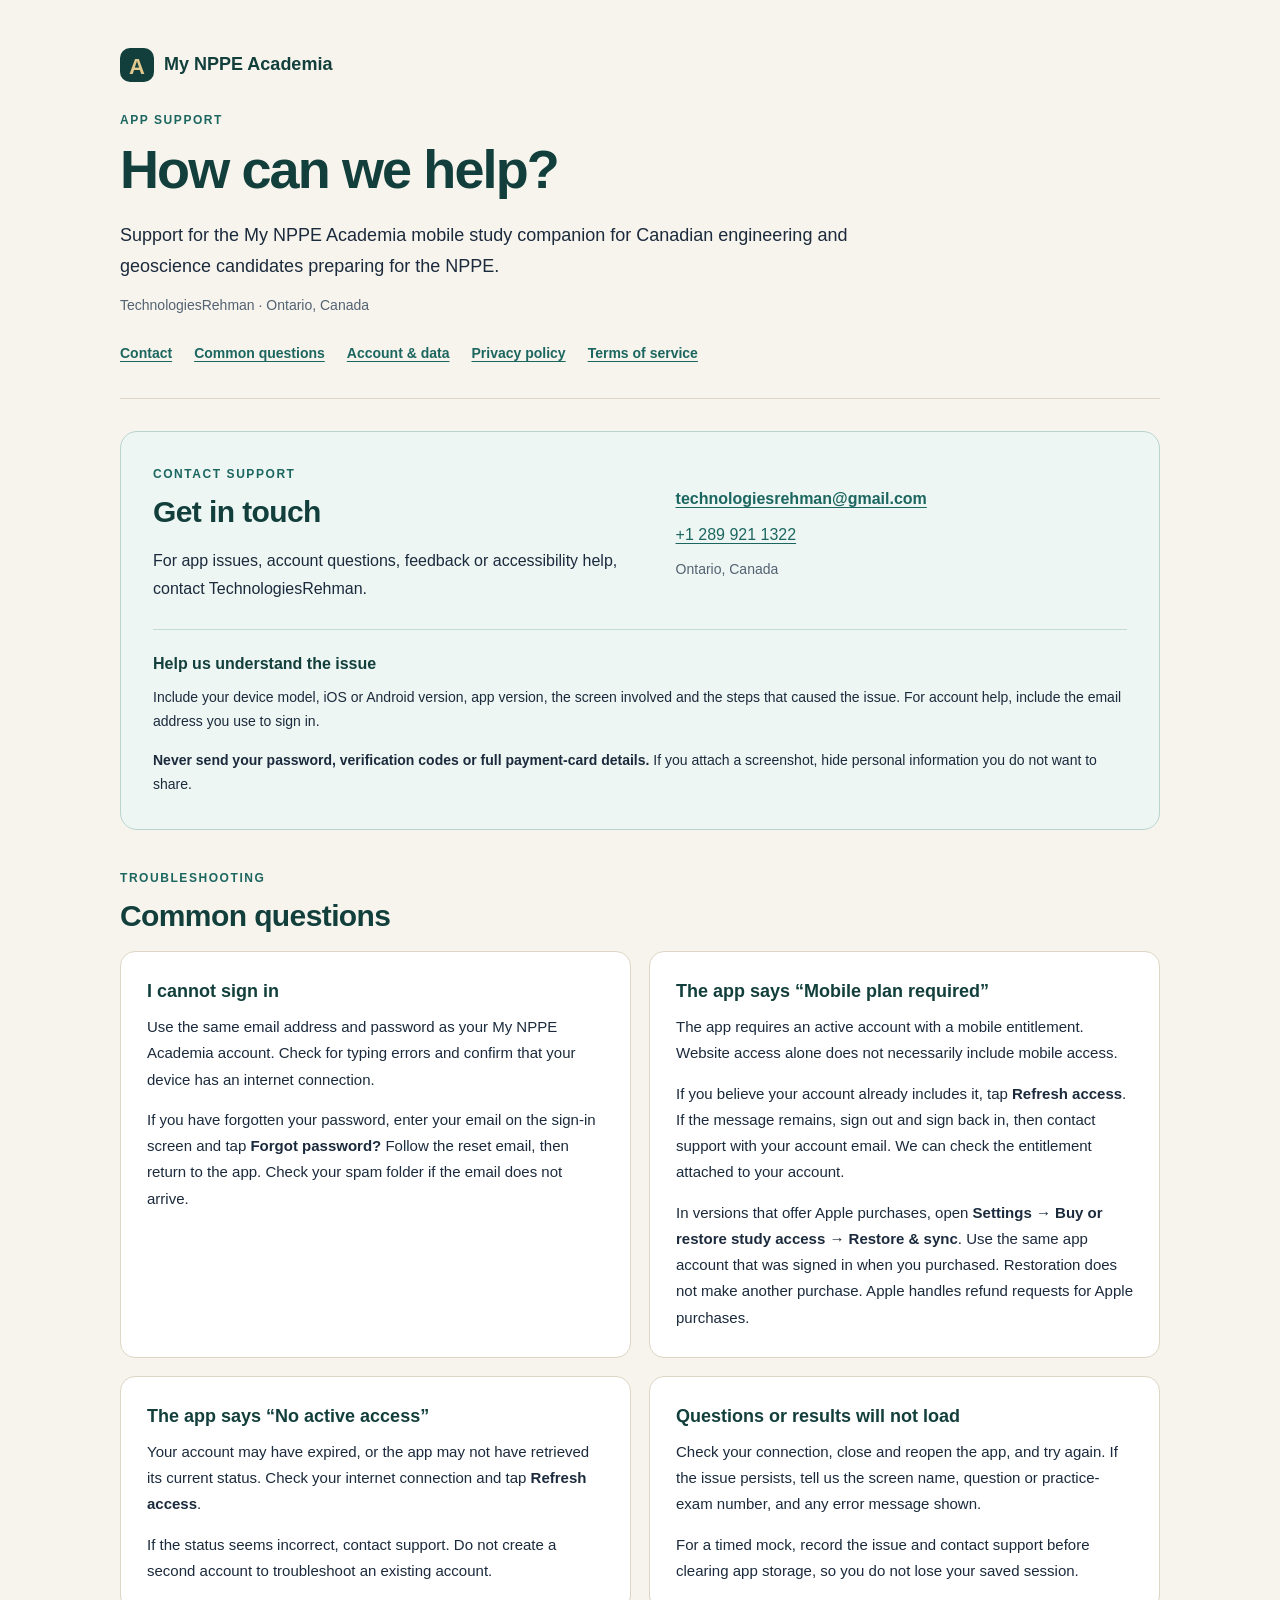
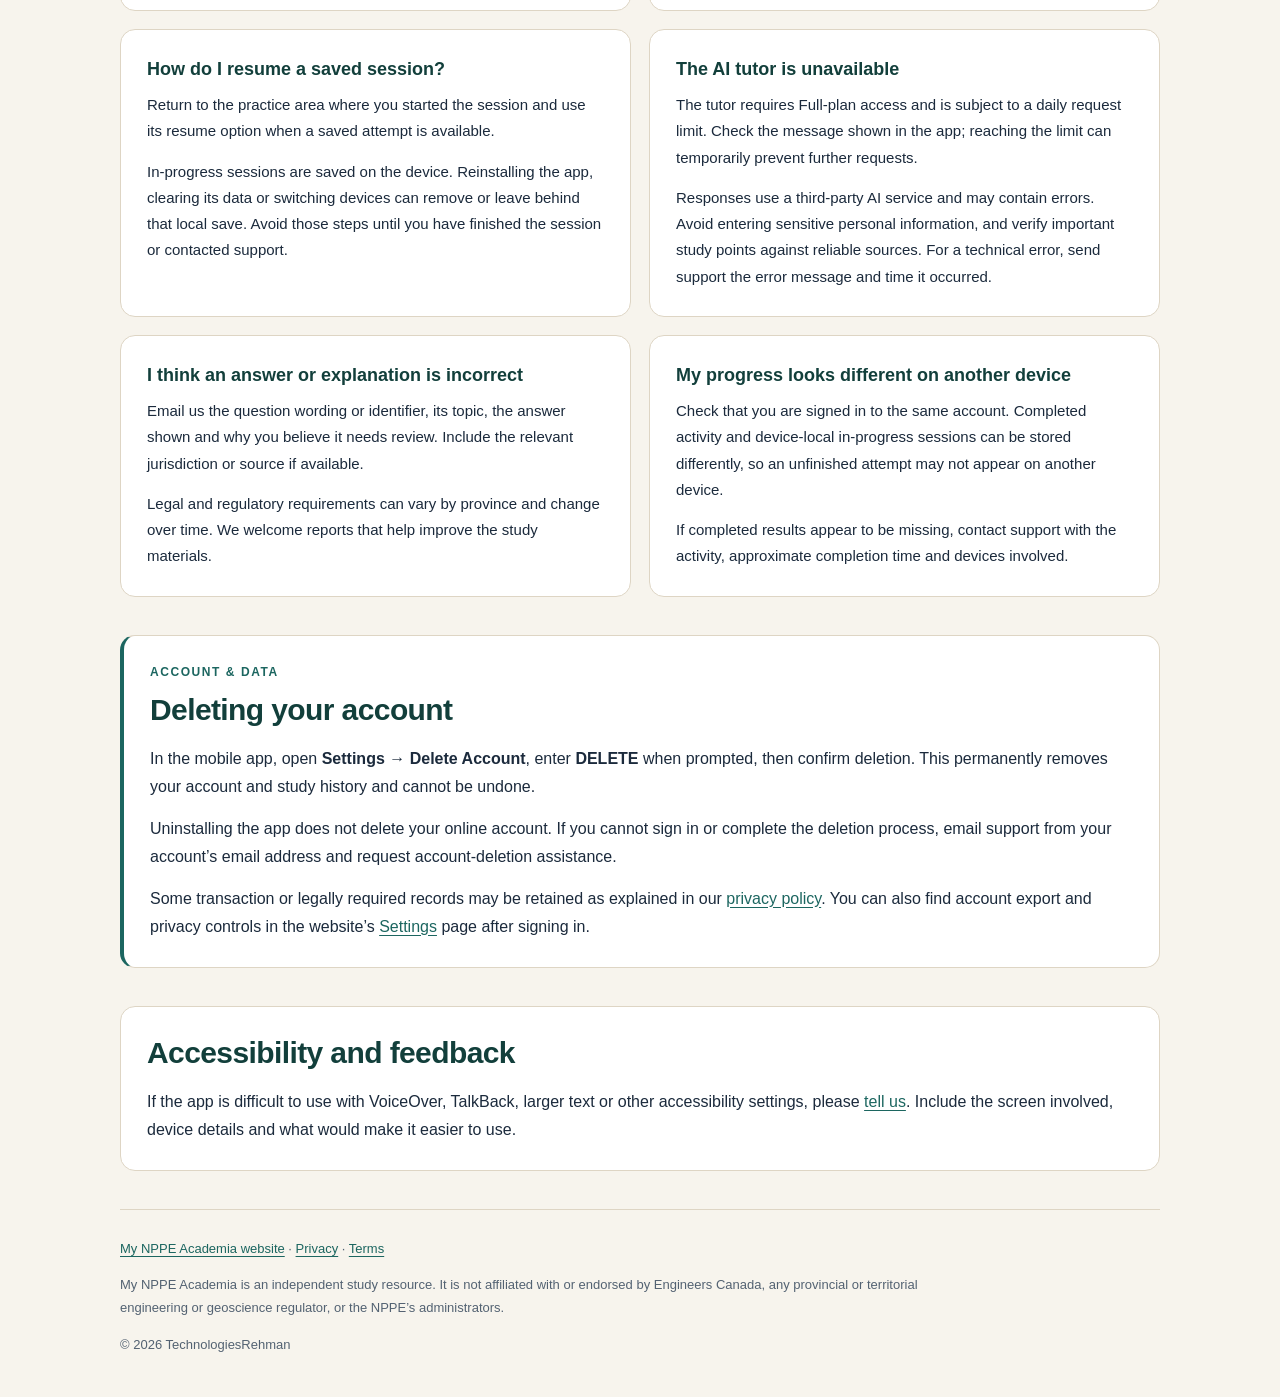
<file: index.html>
<!doctype html>
<html lang="en"><head><meta charset="utf-8"><meta name="viewport" content="width=device-width, initial-scale=1"><meta http-equiv="refresh" content="0; url=support.html"><title>My NPPE Academia Support</title><link rel="canonical" href="https://urehmamu.github.io/nppe-app-support/support.html"></head><body><p><a href="support.html">Visit My NPPE Academia Support</a></p></body></html>
</file>
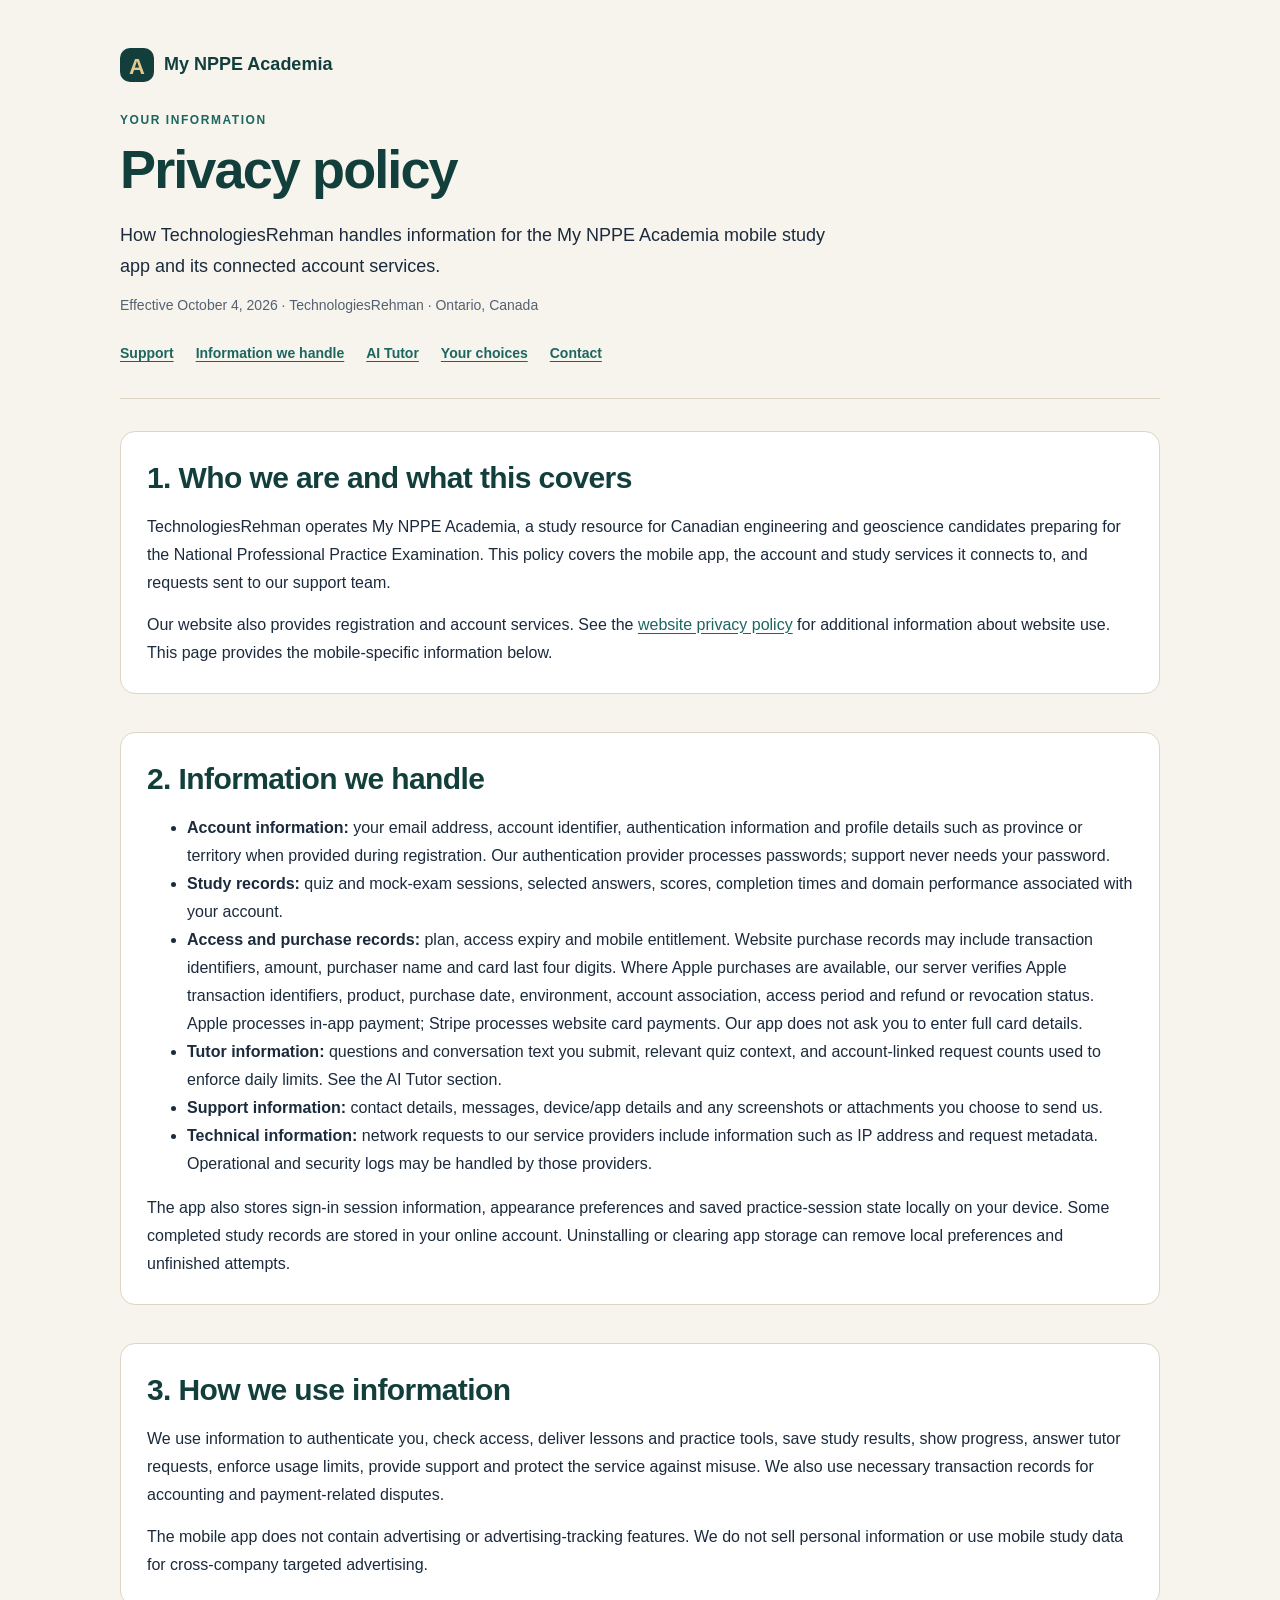
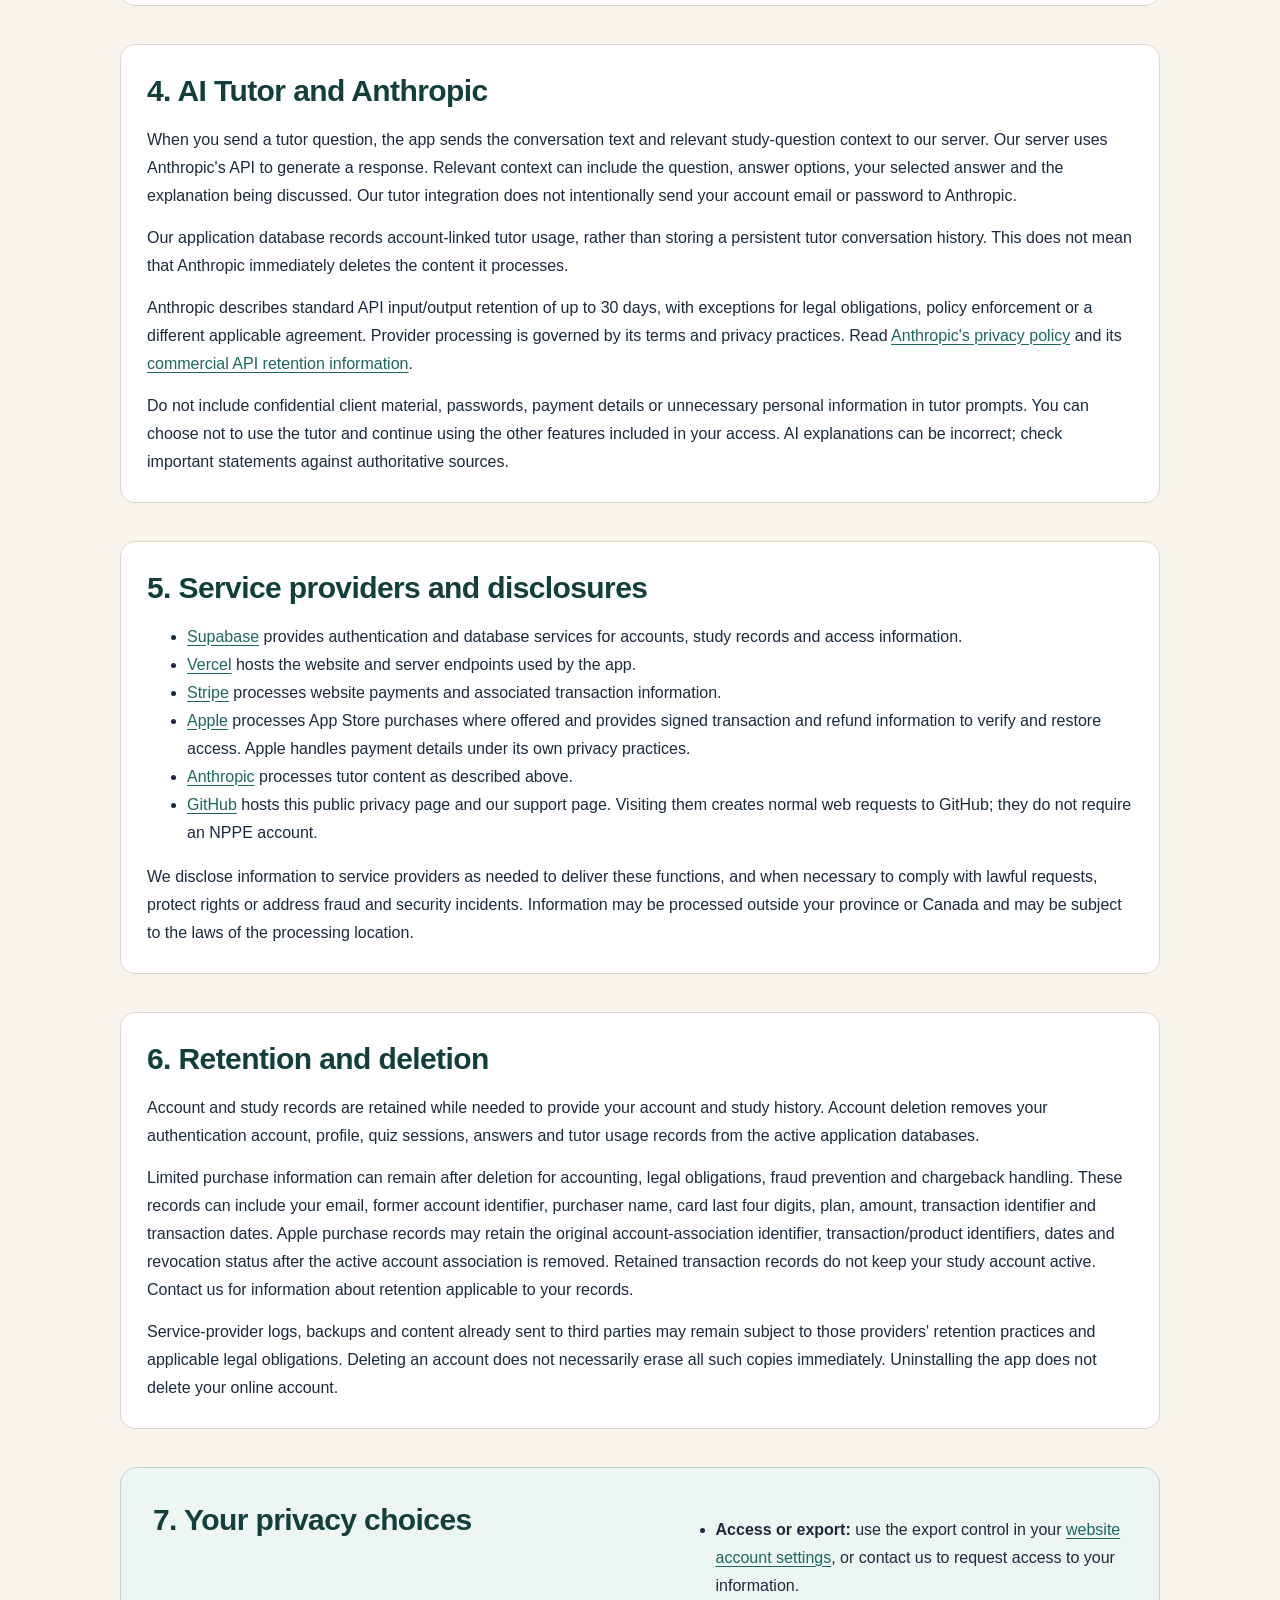
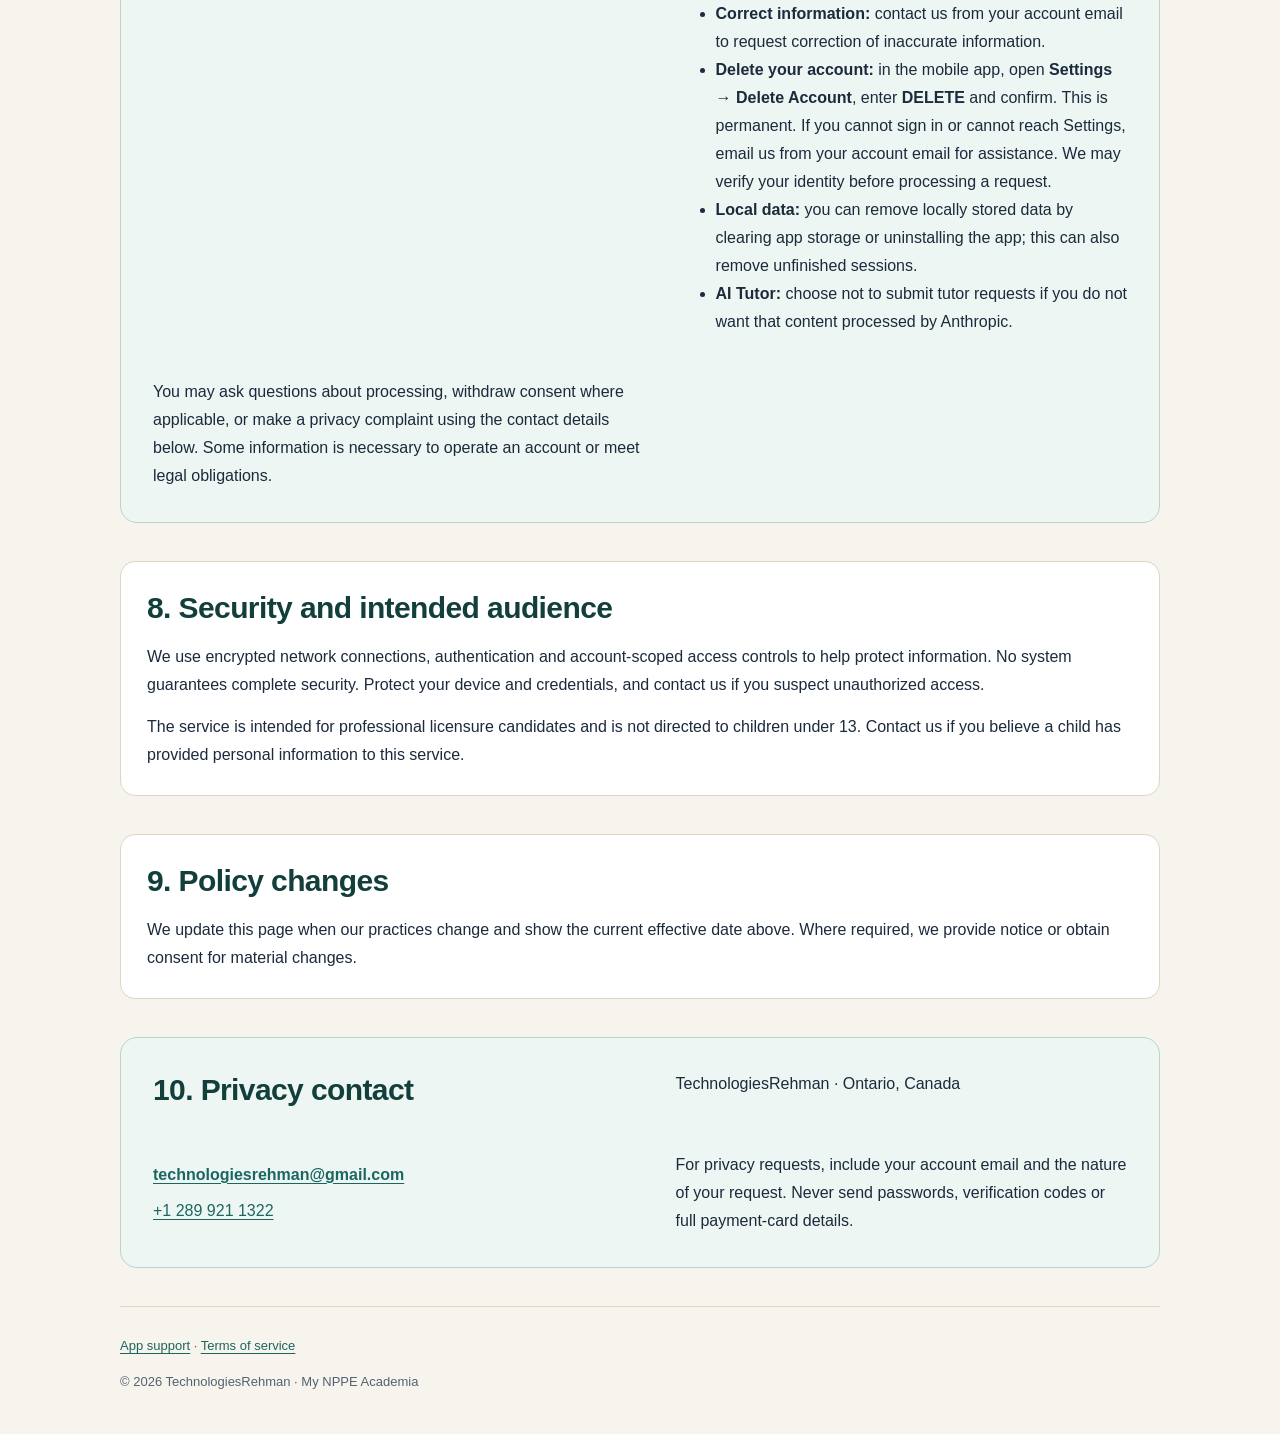
<file: privacy.html>
<!doctype html>
<html lang="en">
<head>
  <meta charset="utf-8">
  <meta name="viewport" content="width=device-width, initial-scale=1">
  <meta name="description" content="Privacy policy for the My NPPE Academia mobile app, including account information, study progress, AI Tutor, service providers and account deletion.">
  <meta name="theme-color" content="#123f3b">
  <title>Privacy Policy — My NPPE Academia</title>
  <link rel="canonical" href="https://urehmamu.github.io/nppe-app-support/privacy.html">
  <link rel="stylesheet" href="style.css">
</head>
<body>
  <a class="skip-link" href="#main">Skip to privacy policy</a>
  <header class="site">
    <div class="brand"><span class="brand-mark" aria-hidden="true">A</span> My NPPE Academia</div>
    <p class="eyebrow">Your information</p>
    <h1>Privacy policy</h1>
    <p class="intro">How TechnologiesRehman handles information for the My NPPE Academia mobile study app and its connected account services.</p>
    <p class="updated">Effective October 4, 2026 · TechnologiesRehman · Ontario, Canada</p>
    <nav aria-label="Privacy navigation">
      <a href="support.html">Support</a>
      <a href="#information">Information we handle</a>
      <a href="#ai">AI Tutor</a>
      <a href="#privacy-choices">Your choices</a>
      <a href="#contact">Contact</a>
    </nav>
  </header>
  <main id="main">
    <section class="card" aria-labelledby="scope-title">
      <h2 id="scope-title">1. Who we are and what this covers</h2>
      <p>TechnologiesRehman operates My NPPE Academia, a study resource for Canadian engineering and geoscience candidates preparing for the National Professional Practice Examination. This policy covers the mobile app, the account and study services it connects to, and requests sent to our support team.</p>
      <p>Our website also provides registration and account services. See the <a href="https://www.mynppeacademia.ca/privacy">website privacy policy</a> for additional information about website use. This page provides the mobile-specific information below.</p>
    </section>
    <section class="card" id="information" aria-labelledby="information-title">
      <h2 id="information-title">2. Information we handle</h2>
      <ul>
        <li><strong>Account information:</strong> your email address, account identifier, authentication information and profile details such as province or territory when provided during registration. Our authentication provider processes passwords; support never needs your password.</li>
        <li><strong>Study records:</strong> quiz and mock-exam sessions, selected answers, scores, completion times and domain performance associated with your account.</li>
        <li><strong>Access and purchase records:</strong> plan, access expiry and mobile entitlement. Website purchase records may include transaction identifiers, amount, purchaser name and card last four digits. Where Apple purchases are available, our server verifies Apple transaction identifiers, product, purchase date, environment, account association, access period and refund or revocation status. Apple processes in-app payment; Stripe processes website card payments. Our app does not ask you to enter full card details.</li>
        <li><strong>Tutor information:</strong> questions and conversation text you submit, relevant quiz context, and account-linked request counts used to enforce daily limits. See the AI Tutor section.</li>
        <li><strong>Support information:</strong> contact details, messages, device/app details and any screenshots or attachments you choose to send us.</li>
        <li><strong>Technical information:</strong> network requests to our service providers include information such as IP address and request metadata. Operational and security logs may be handled by those providers.</li>
      </ul>
      <p>The app also stores sign-in session information, appearance preferences and saved practice-session state locally on your device. Some completed study records are stored in your online account. Uninstalling or clearing app storage can remove local preferences and unfinished attempts.</p>
    </section>
    <section class="card" aria-labelledby="use-title">
      <h2 id="use-title">3. How we use information</h2>
      <p>We use information to authenticate you, check access, deliver lessons and practice tools, save study results, show progress, answer tutor requests, enforce usage limits, provide support and protect the service against misuse. We also use necessary transaction records for accounting and payment-related disputes.</p>
      <p>The mobile app does not contain advertising or advertising-tracking features. We do not sell personal information or use mobile study data for cross-company targeted advertising.</p>
    </section>
    <section class="card" id="ai" aria-labelledby="ai-title">
      <h2 id="ai-title">4. AI Tutor and Anthropic</h2>
      <p>When you send a tutor question, the app sends the conversation text and relevant study-question context to our server. Our server uses Anthropic's API to generate a response. Relevant context can include the question, answer options, your selected answer and the explanation being discussed. Our tutor integration does not intentionally send your account email or password to Anthropic.</p>
      <p>Our application database records account-linked tutor usage, rather than storing a persistent tutor conversation history. This does not mean that Anthropic immediately deletes the content it processes.</p>
      <p>Anthropic describes standard API input/output retention of up to 30 days, with exceptions for legal obligations, policy enforcement or a different applicable agreement. Provider processing is governed by its terms and privacy practices. Read <a href="https://www.anthropic.com/privacy">Anthropic's privacy policy</a> and its <a href="https://privacy.claude.com/en/articles/7996866-how-long-do-you-store-my-organization-s-data">commercial API retention information</a>.</p>
      <p>Do not include confidential client material, passwords, payment details or unnecessary personal information in tutor prompts. You can choose not to use the tutor and continue using the other features included in your access. AI explanations can be incorrect; check important statements against authoritative sources.</p>
    </section>
    <section class="card" aria-labelledby="providers-title">
      <h2 id="providers-title">5. Service providers and disclosures</h2>
      <ul>
        <li><a href="https://supabase.com/privacy">Supabase</a> provides authentication and database services for accounts, study records and access information.</li>
        <li><a href="https://vercel.com/legal/privacy-policy">Vercel</a> hosts the website and server endpoints used by the app.</li>
        <li><a href="https://stripe.com/privacy">Stripe</a> processes website payments and associated transaction information.</li>
        <li><a href="https://www.apple.com/legal/privacy/">Apple</a> processes App Store purchases where offered and provides signed transaction and refund information to verify and restore access. Apple handles payment details under its own privacy practices.</li>
        <li><a href="https://www.anthropic.com/privacy">Anthropic</a> processes tutor content as described above.</li>
        <li><a href="https://docs.github.com/en/site-policy/privacy-policies/github-general-privacy-statement">GitHub</a> hosts this public privacy page and our support page. Visiting them creates normal web requests to GitHub; they do not require an NPPE account.</li>
      </ul>
      <p>We disclose information to service providers as needed to deliver these functions, and when necessary to comply with lawful requests, protect rights or address fraud and security incidents. Information may be processed outside your province or Canada and may be subject to the laws of the processing location.</p>
    </section>
    <section class="card" aria-labelledby="retention-title">
      <h2 id="retention-title">6. Retention and deletion</h2>
      <p>Account and study records are retained while needed to provide your account and study history. Account deletion removes your authentication account, profile, quiz sessions, answers and tutor usage records from the active application databases.</p>
      <p>Limited purchase information can remain after deletion for accounting, legal obligations, fraud prevention and chargeback handling. These records can include your email, former account identifier, purchaser name, card last four digits, plan, amount, transaction identifier and transaction dates. Apple purchase records may retain the original account-association identifier, transaction/product identifiers, dates and revocation status after the active account association is removed. Retained transaction records do not keep your study account active. Contact us for information about retention applicable to your records.</p>
      <p>Service-provider logs, backups and content already sent to third parties may remain subject to those providers' retention practices and applicable legal obligations. Deleting an account does not necessarily erase all such copies immediately. Uninstalling the app does not delete your online account.</p>
    </section>
    <section class="contact-card" id="privacy-choices" aria-labelledby="choices-title">
      <h2 id="choices-title">7. Your privacy choices</h2>
      <ul>
        <li><strong>Access or export:</strong> use the export control in your <a href="https://www.mynppeacademia.ca/settings">website account settings</a>, or contact us to request access to your information.</li>
        <li><strong>Correct information:</strong> contact us from your account email to request correction of inaccurate information.</li>
        <li><strong>Delete your account:</strong> in the mobile app, open <strong>Settings → Delete Account</strong>, enter <strong>DELETE</strong> and confirm. This is permanent. If you cannot sign in or cannot reach Settings, email us from your account email for assistance. We may verify your identity before processing a request.</li>
        <li><strong>Local data:</strong> you can remove locally stored data by clearing app storage or uninstalling the app; this can also remove unfinished sessions.</li>
        <li><strong>AI Tutor:</strong> choose not to submit tutor requests if you do not want that content processed by Anthropic.</li>
      </ul>
      <p>You may ask questions about processing, withdraw consent where applicable, or make a privacy complaint using the contact details below. Some information is necessary to operate an account or meet legal obligations.</p>
    </section>
    <section class="card" aria-labelledby="security-title">
      <h2 id="security-title">8. Security and intended audience</h2>
      <p>We use encrypted network connections, authentication and account-scoped access controls to help protect information. No system guarantees complete security. Protect your device and credentials, and contact us if you suspect unauthorized access.</p>
      <p>The service is intended for professional licensure candidates and is not directed to children under 13. Contact us if you believe a child has provided personal information to this service.</p>
    </section>
    <section class="card" aria-labelledby="changes-title">
      <h2 id="changes-title">9. Policy changes</h2>
      <p>We update this page when our practices change and show the current effective date above. Where required, we provide notice or obtain consent for material changes.</p>
    </section>
    <section class="contact-card" id="contact" aria-labelledby="contact-title">
      <h2 id="contact-title">10. Privacy contact</h2>
      <p>TechnologiesRehman · Ontario, Canada</p>
      <div class="contact-links">
        <a class="email" href="mailto:technologiesrehman@gmail.com?subject=My%20NPPE%20Academia%20Privacy">technologiesrehman@gmail.com</a>
        <a href="tel:+12899211322">+1 289 921 1322</a>
      </div>
      <p>For privacy requests, include your account email and the nature of your request. Never send passwords, verification codes or full payment-card details.</p>
    </section>
  </main>
  <footer><p><a href="support.html">App support</a> · <a href="https://www.mynppeacademia.ca/terms">Terms of service</a></p><p>© 2026 TechnologiesRehman · My NPPE Academia</p></footer>
</body>
</html>
</file>
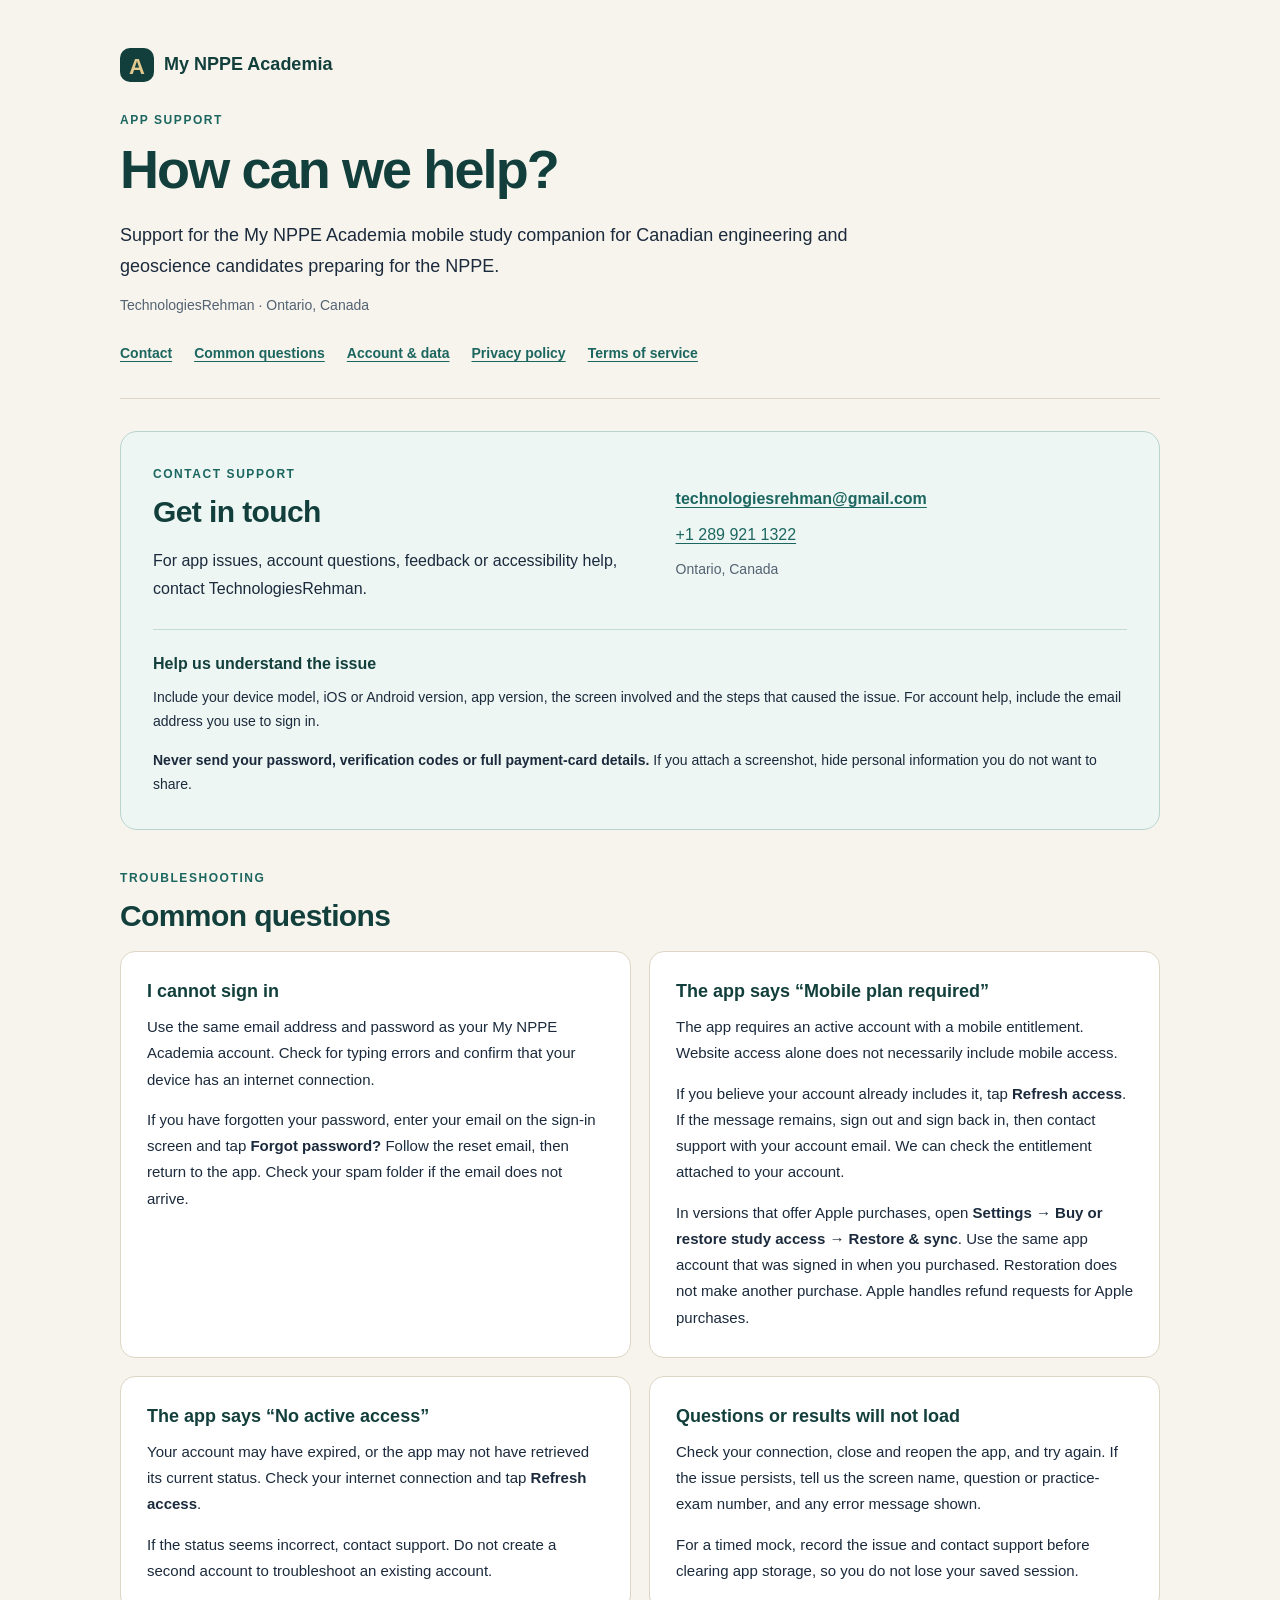
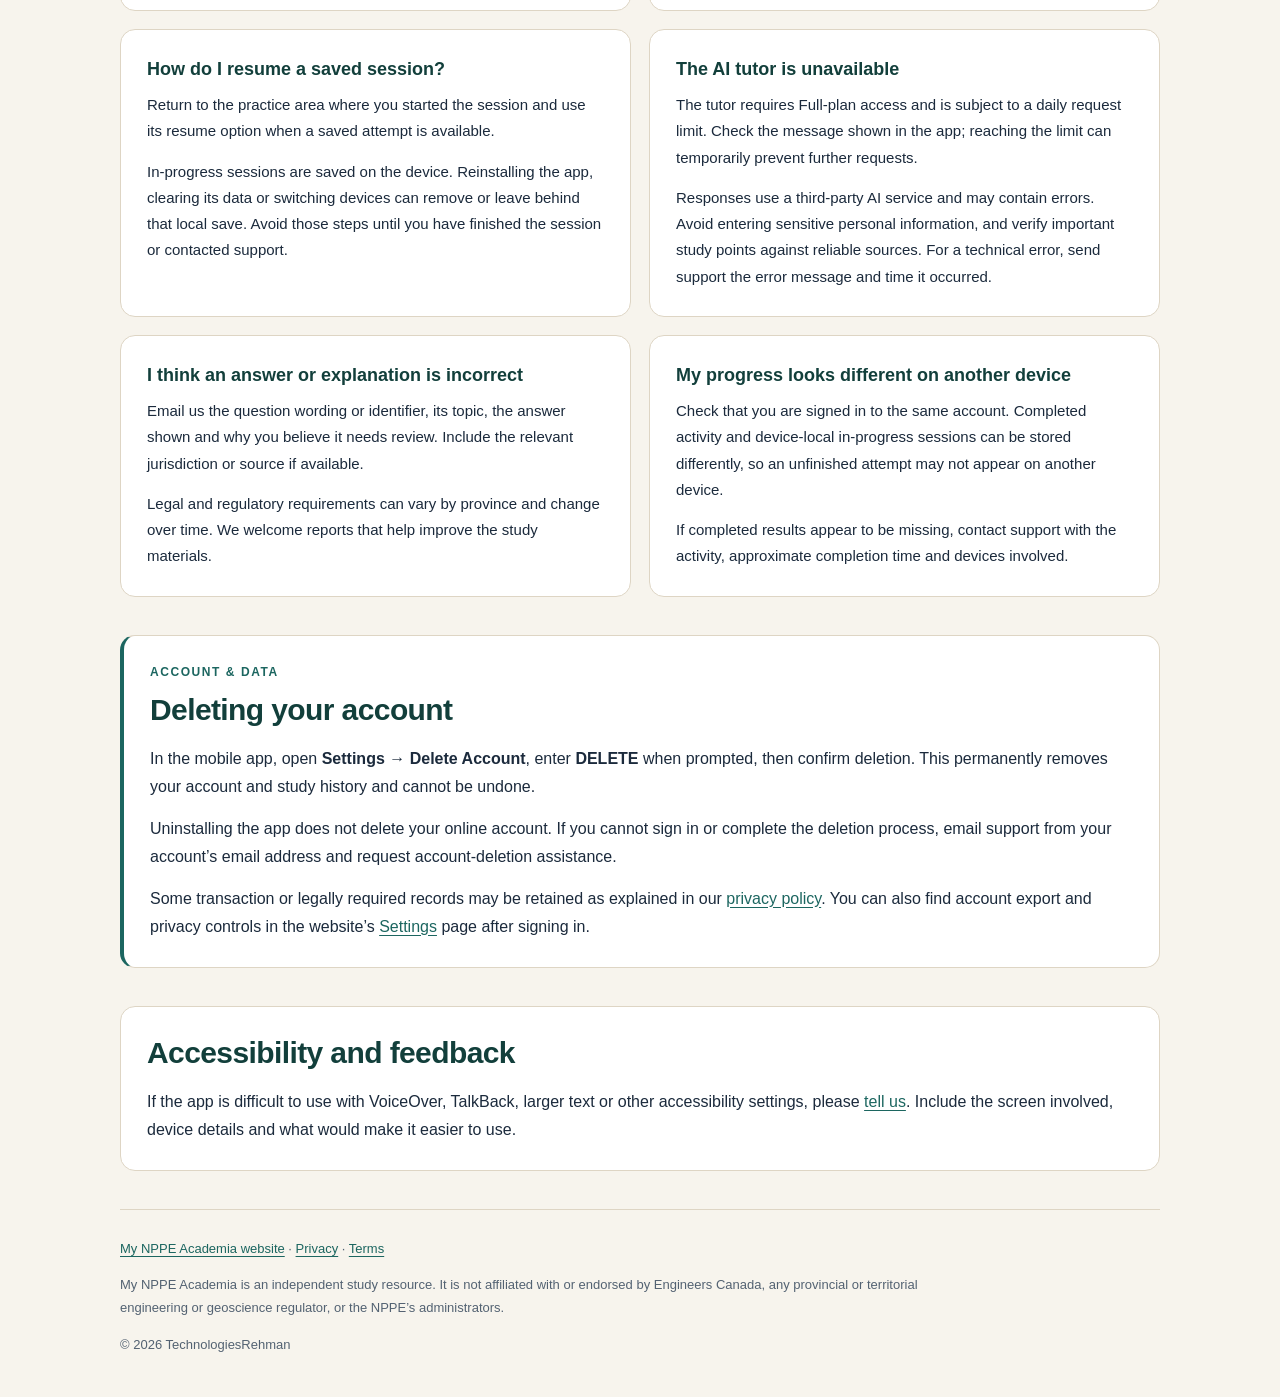
<file: support.html>
<!doctype html>
<html lang="en">
<head>
  <meta charset="utf-8">
  <meta name="viewport" content="width=device-width, initial-scale=1">
  <meta name="description" content="Support for My NPPE Academia: contact information, sign-in help, mobile access, study sessions, AI tutor and account deletion.">
  <meta name="theme-color" content="#123f3b">
  <title>Support — My NPPE Academia</title>
  <link rel="canonical" href="https://urehmamu.github.io/nppe-app-support/support.html">
  <link rel="stylesheet" href="style.css">
</head>
<body>
  <a class="skip-link" href="#main">Skip to support information</a>
  <header class="site">
    <div class="brand"><span class="brand-mark" aria-hidden="true">A</span> My NPPE Academia</div>
    <p class="eyebrow">App support</p>
    <h1>How can we help?</h1>
    <p class="intro">Support for the My NPPE Academia mobile study companion for Canadian engineering and geoscience candidates preparing for the NPPE.</p>
    <p class="updated">TechnologiesRehman · Ontario, Canada</p>
    <nav aria-label="Support navigation">
      <a href="#contact">Contact</a>
      <a href="#questions">Common questions</a>
      <a href="#account-data">Account &amp; data</a>
      <a href="privacy.html">Privacy policy</a>
      <a href="https://www.mynppeacademia.ca/terms">Terms of service</a>
    </nav>
  </header>
  <main id="main">
    <section class="contact-card" id="contact" aria-labelledby="contact-title">
      <div>
        <p class="eyebrow">Contact support</p>
        <h2 id="contact-title">Get in touch</h2>
        <p>For app issues, account questions, feedback or accessibility help, contact TechnologiesRehman.</p>
      </div>
      <div class="contact-links">
        <a class="email" href="mailto:technologiesrehman@gmail.com?subject=My%20NPPE%20Academia%20Support">technologiesrehman@gmail.com</a>
        <a href="tel:+12899211322">+1 289 921 1322</a>
        <span>Ontario, Canada</span>
      </div>
      <div class="contact-details">
        <h3>Help us understand the issue</h3>
        <p>Include your device model, iOS or Android version, app version, the screen involved and the steps that caused the issue. For account help, include the email address you use to sign in.</p>
        <p><strong>Never send your password, verification codes or full payment-card details.</strong> If you attach a screenshot, hide personal information you do not want to share.</p>
      </div>
    </section>

    <section id="questions" aria-labelledby="questions-title">
      <p class="eyebrow">Troubleshooting</p>
      <h2 id="questions-title">Common questions</h2>
      <div class="faq-grid">
        <article class="card">
          <h3>I cannot sign in</h3>
          <p>Use the same email address and password as your My NPPE Academia account. Check for typing errors and confirm that your device has an internet connection.</p>
          <p>If you have forgotten your password, enter your email on the sign-in screen and tap <strong>Forgot password?</strong> Follow the reset email, then return to the app. Check your spam folder if the email does not arrive.</p>
        </article>
        <article class="card">
          <h3>The app says “Mobile plan required”</h3>
          <p>The app requires an active account with a mobile entitlement. Website access alone does not necessarily include mobile access.</p>
          <p>If you believe your account already includes it, tap <strong>Refresh access</strong>. If the message remains, sign out and sign back in, then contact support with your account email. We can check the entitlement attached to your account.</p>
          <p>In versions that offer Apple purchases, open <strong>Settings → Buy or restore study access → Restore &amp; sync</strong>. Use the same app account that was signed in when you purchased. Restoration does not make another purchase. Apple handles refund requests for Apple purchases.</p>
        </article>
        <article class="card">
          <h3>The app says “No active access”</h3>
          <p>Your account may have expired, or the app may not have retrieved its current status. Check your internet connection and tap <strong>Refresh access</strong>.</p>
          <p>If the status seems incorrect, contact support. Do not create a second account to troubleshoot an existing account.</p>
        </article>
        <article class="card">
          <h3>Questions or results will not load</h3>
          <p>Check your connection, close and reopen the app, and try again. If the issue persists, tell us the screen name, question or practice-exam number, and any error message shown.</p>
          <p>For a timed mock, record the issue and contact support before clearing app storage, so you do not lose your saved session.</p>
        </article>
        <article class="card">
          <h3>How do I resume a saved session?</h3>
          <p>Return to the practice area where you started the session and use its resume option when a saved attempt is available.</p>
          <p>In-progress sessions are saved on the device. Reinstalling the app, clearing its data or switching devices can remove or leave behind that local save. Avoid those steps until you have finished the session or contacted support.</p>
        </article>
        <article class="card">
          <h3>The AI tutor is unavailable</h3>
          <p>The tutor requires Full-plan access and is subject to a daily request limit. Check the message shown in the app; reaching the limit can temporarily prevent further requests.</p>
          <p>Responses use a third-party AI service and may contain errors. Avoid entering sensitive personal information, and verify important study points against reliable sources. For a technical error, send support the error message and time it occurred.</p>
        </article>
        <article class="card">
          <h3>I think an answer or explanation is incorrect</h3>
          <p>Email us the question wording or identifier, its topic, the answer shown and why you believe it needs review. Include the relevant jurisdiction or source if available.</p>
          <p>Legal and regulatory requirements can vary by province and change over time. We welcome reports that help improve the study materials.</p>
        </article>
        <article class="card">
          <h3>My progress looks different on another device</h3>
          <p>Check that you are signed in to the same account. Completed activity and device-local in-progress sessions can be stored differently, so an unfinished attempt may not appear on another device.</p>
          <p>If completed results appear to be missing, contact support with the activity, approximate completion time and devices involved.</p>
        </article>
      </div>
    </section>

    <section class="card account-card" id="account-data" aria-labelledby="account-title">
      <p class="eyebrow">Account &amp; data</p>
      <h2 id="account-title">Deleting your account</h2>
      <p>In the mobile app, open <strong>Settings → Delete Account</strong>, enter <strong>DELETE</strong> when prompted, then confirm deletion. This permanently removes your account and study history and cannot be undone.</p>
      <p>Uninstalling the app does not delete your online account. If you cannot sign in or complete the deletion process, email support from your account’s email address and request account-deletion assistance.</p>
      <p>Some transaction or legally required records may be retained as explained in our <a href="privacy.html">privacy policy</a>. You can also find account export and privacy controls in the website’s <a href="https://www.mynppeacademia.ca/settings">Settings</a> page after signing in.</p>
    </section>

    <section class="card" aria-labelledby="accessibility-title">
      <h2 id="accessibility-title">Accessibility and feedback</h2>
      <p>If the app is difficult to use with VoiceOver, TalkBack, larger text or other accessibility settings, please <a href="mailto:technologiesrehman@gmail.com?subject=NPPE%20Accessibility%20Feedback">tell us</a>. Include the screen involved, device details and what would make it easier to use.</p>
    </section>
  </main>
  <footer>
    <p><a href="https://www.mynppeacademia.ca">My NPPE Academia website</a> · <a href="privacy.html">Privacy</a> · <a href="https://www.mynppeacademia.ca/terms">Terms</a></p>
    <p>My NPPE Academia is an independent study resource. It is not affiliated with or endorsed by Engineers Canada, any provincial or territorial engineering or geoscience regulator, or the NPPE’s administrators.</p>
    <p>© 2026 TechnologiesRehman</p>
  </footer>
</body>
</html>
</file>
<file: style.css>
:root { color-scheme: light; --ink: #1b2a3c; --teal: #1c6660; --deep: #123f3b; --gold: #e2c98f; --border: #ded5c4; }
* { box-sizing: border-box; }
html { scroll-padding-top: 24px; }
body { margin: 0; background: #f7f4ed; color: var(--ink); font-family: -apple-system, BlinkMacSystemFont, 'Segoe UI', sans-serif; font-size: 16px; line-height: 1.75; }
a { color: var(--teal); text-underline-offset: 3px; }
a:hover { color: var(--deep); }
a:focus-visible { outline: 3px solid #b18a3d; outline-offset: 5px; border-radius: 3px; }
.skip-link { position: absolute; left: 16px; top: -80px; padding: 10px; background: white; z-index: 10; }
.skip-link:focus { top: 16px; }
.site, main, footer { width: min(100% - 40px, 1040px); margin-inline: auto; }
.site { padding-top: 48px; padding-bottom: 32px; border-bottom: 1px solid var(--border); }
.brand { display: flex; align-items: center; gap: 10px; font-size: 18px; font-weight: 750; color: var(--deep); margin-bottom: 28px; }
.brand-mark { display: grid; place-items: center; width: 34px; height: 34px; border-radius: 10px; background: var(--deep); color: var(--gold); font-size: 22px; }
.eyebrow { margin: 0 0 7px; font-size: 12px; font-weight: 750; letter-spacing: .13em; text-transform: uppercase; color: var(--teal); }
h1 { margin: 0; font-size: clamp(34px, 5vw, 54px); line-height: 1.18; letter-spacing: -.035em; color: var(--deep); }
.intro { max-width: 740px; font-size: 18px; margin: 18px 0 10px; }
.updated { font-size: 14px; color: #536272; }
nav { display: flex; flex-wrap: wrap; gap: 10px 22px; margin-top: 24px; font-size: 14px; font-weight: 650; }
main { padding-top: 32px; }
section { margin-bottom: 38px; }
h2 { margin: 0 0 16px; font-size: clamp(23px, 3vw, 30px); line-height: 1.3; letter-spacing: -.02em; color: var(--deep); }
h3 { margin: 0 0 10px; font-size: 18px; line-height: 1.45; color: var(--deep); }
p { margin: 0 0 14px; }
p:last-child { margin-bottom: 0; }
.card { padding: 26px; background: #fff; border: 1px solid var(--border); border-radius: 15px; }
.contact-card { display: grid; grid-template-columns: 1.1fr 1fr; gap: 26px; padding: 32px; border: 1px solid #b8d4cf; border-radius: 17px; background: #edf6f3; }
.contact-links { display: flex; flex-direction: column; align-items: flex-start; gap: 8px; justify-content: center; font-size: 16px; }
.contact-links .email { font-weight: 750; overflow-wrap: anywhere; }
.contact-links span { font-size: 14px; color: #536272; }
.contact-details { grid-column: 1 / -1; border-top: 1px solid #c5dcd6; padding-top: 22px; font-size: 14px; }
.contact-details h3 { font-size: 16px; }
.faq-grid { display: grid; grid-template-columns: repeat(2, minmax(0, 1fr)); gap: 18px; }
.faq-grid .card { font-size: 15px; }
.account-card { border-left: 4px solid var(--teal); }
footer { padding: 28px 0 40px; border-top: 1px solid var(--border); color: #536272; font-size: 13px; }
footer p { max-width: 850px; }
@media (max-width: 650px) { .site, main, footer { width: calc(100% - 32px); } .site { padding-top: 30px; } .faq-grid, .contact-card { grid-template-columns: 1fr; } .card, .contact-card { padding: 21px; } .contact-card { gap: 18px; } .contact-details { grid-column: 1; } nav { gap: 8px 18px; } }
</file>
